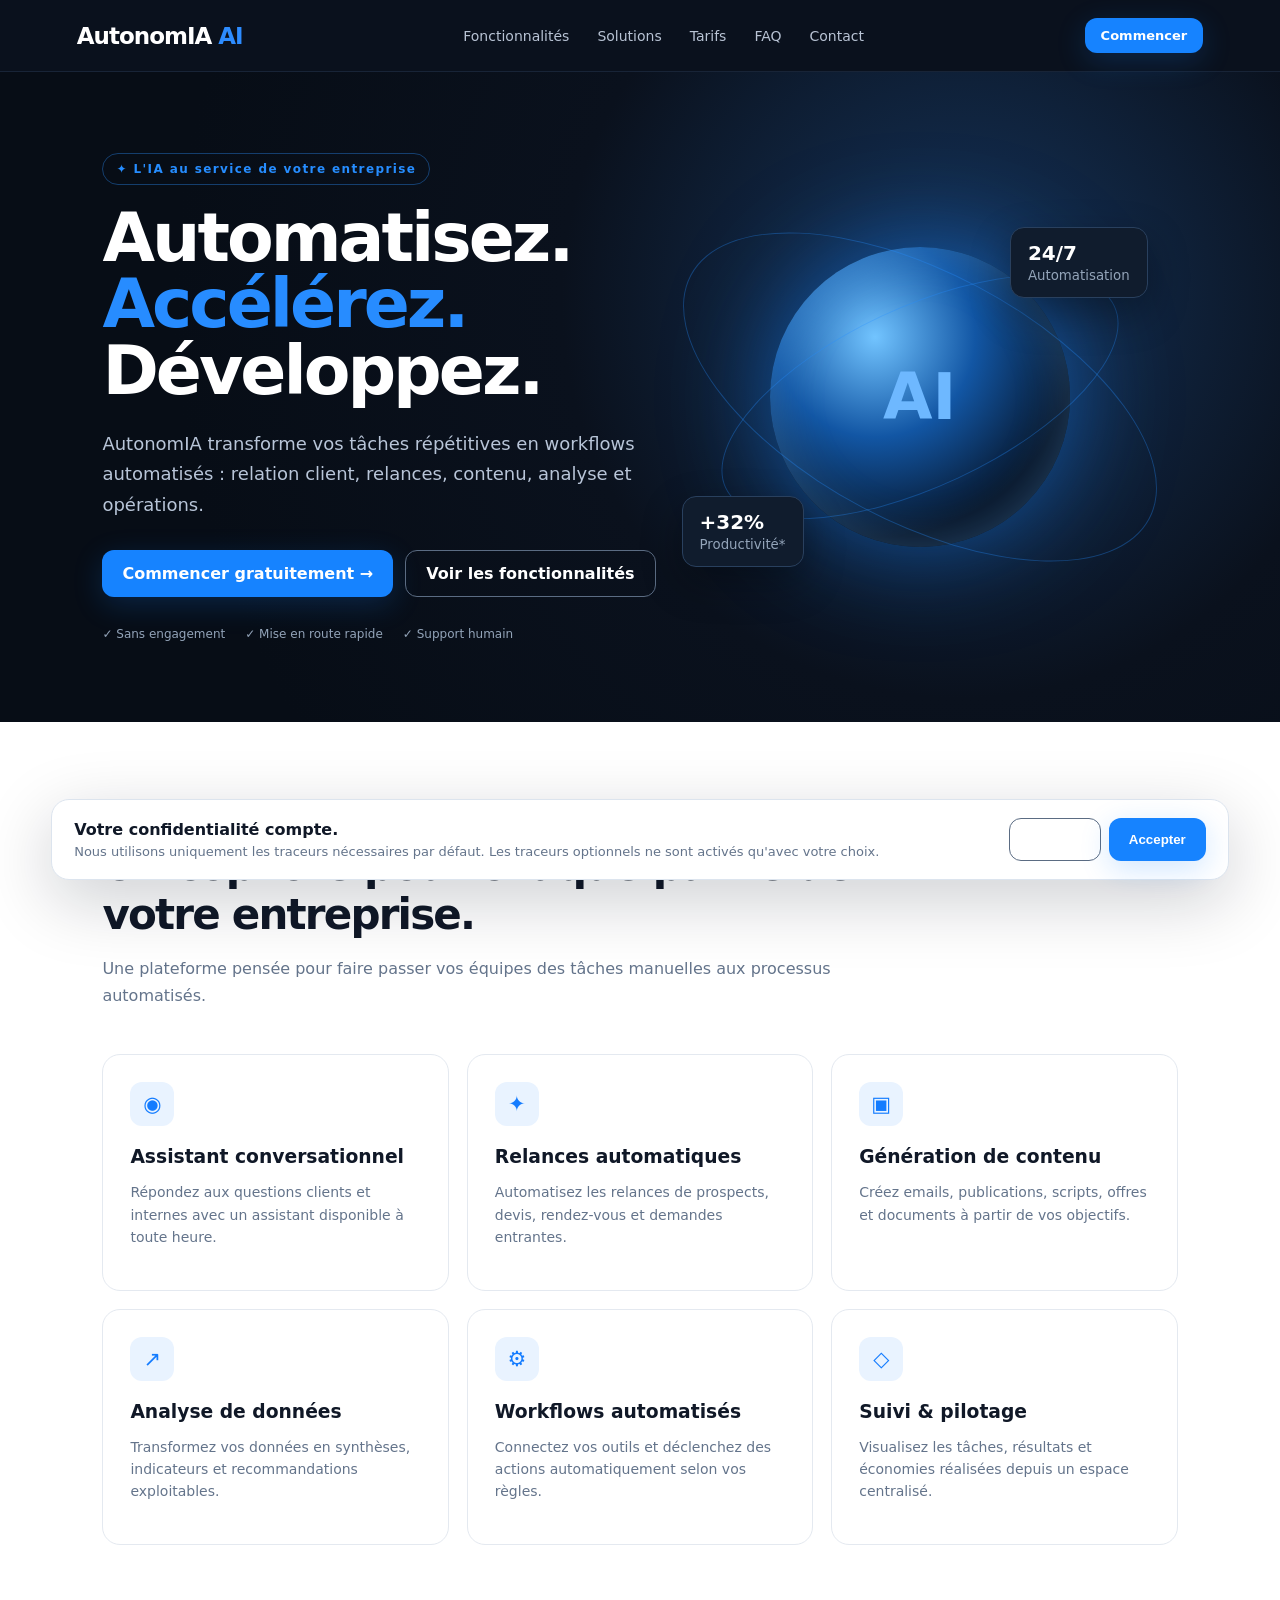
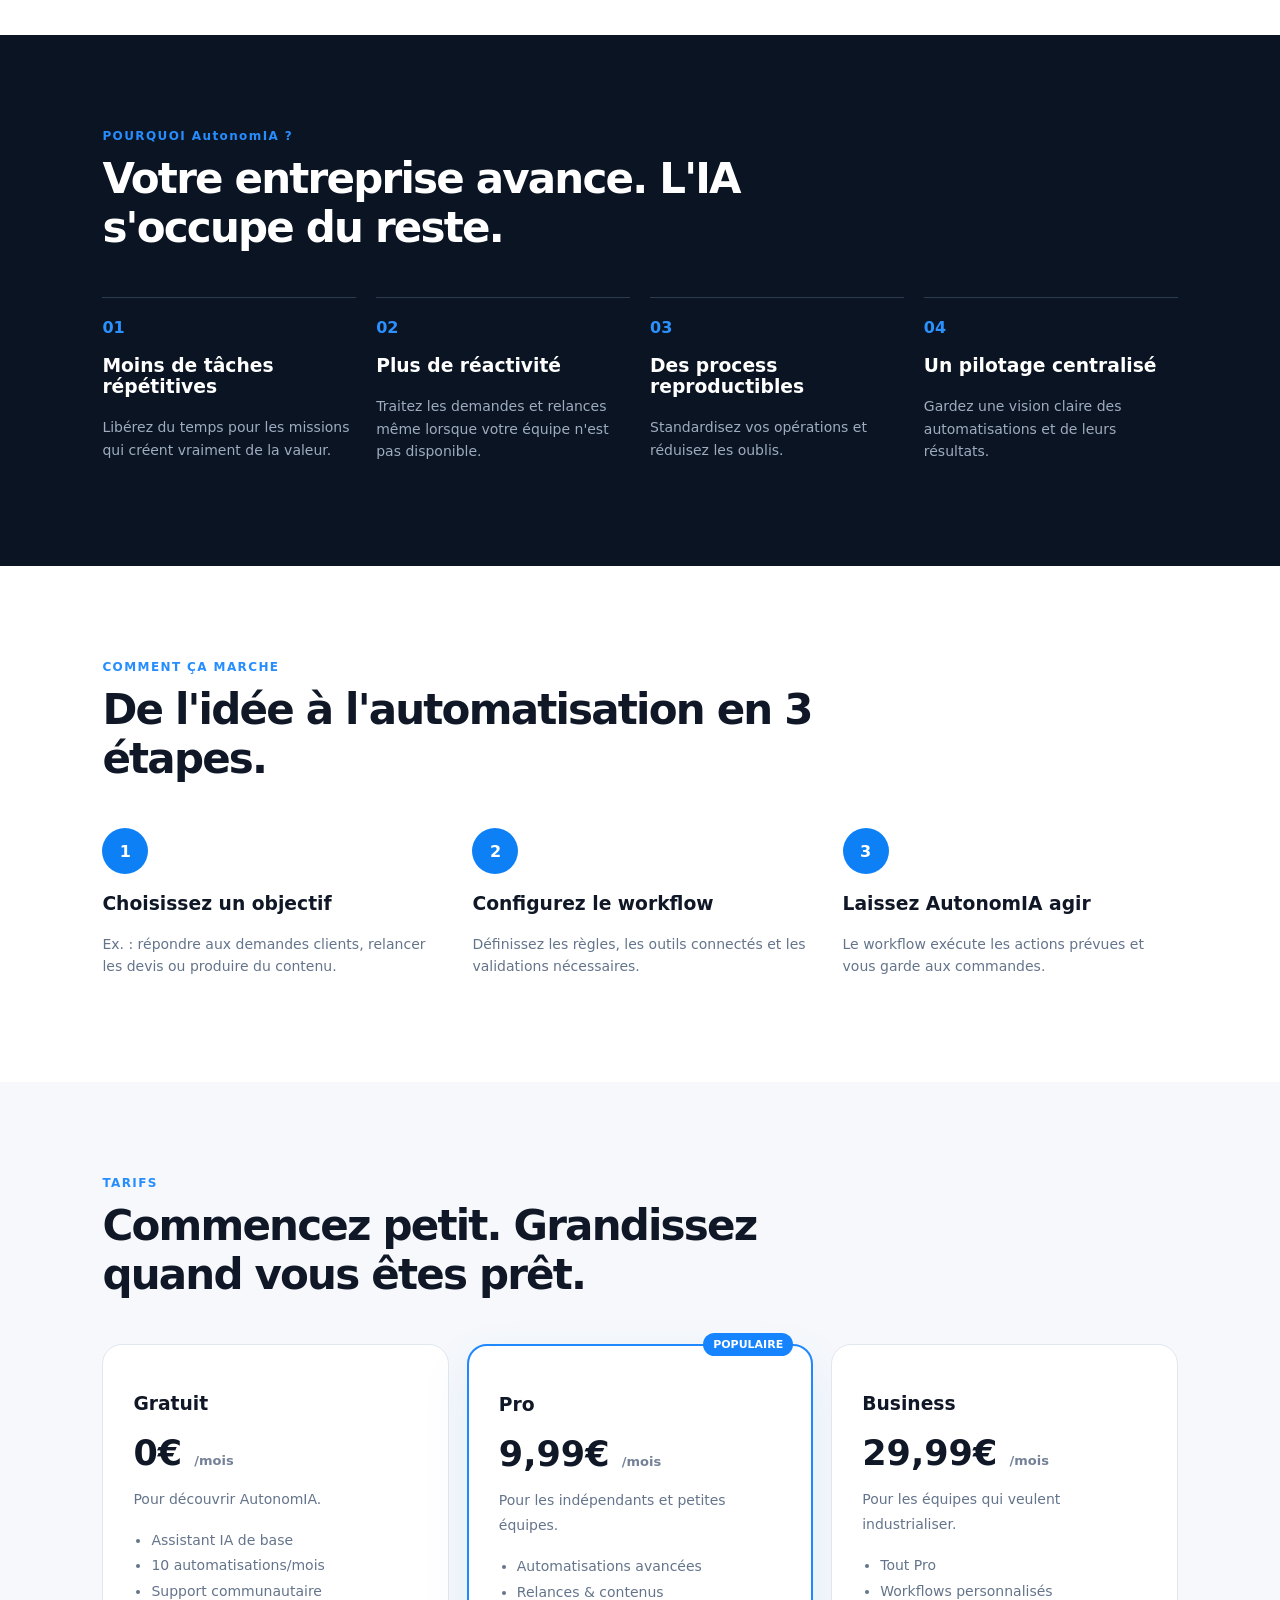
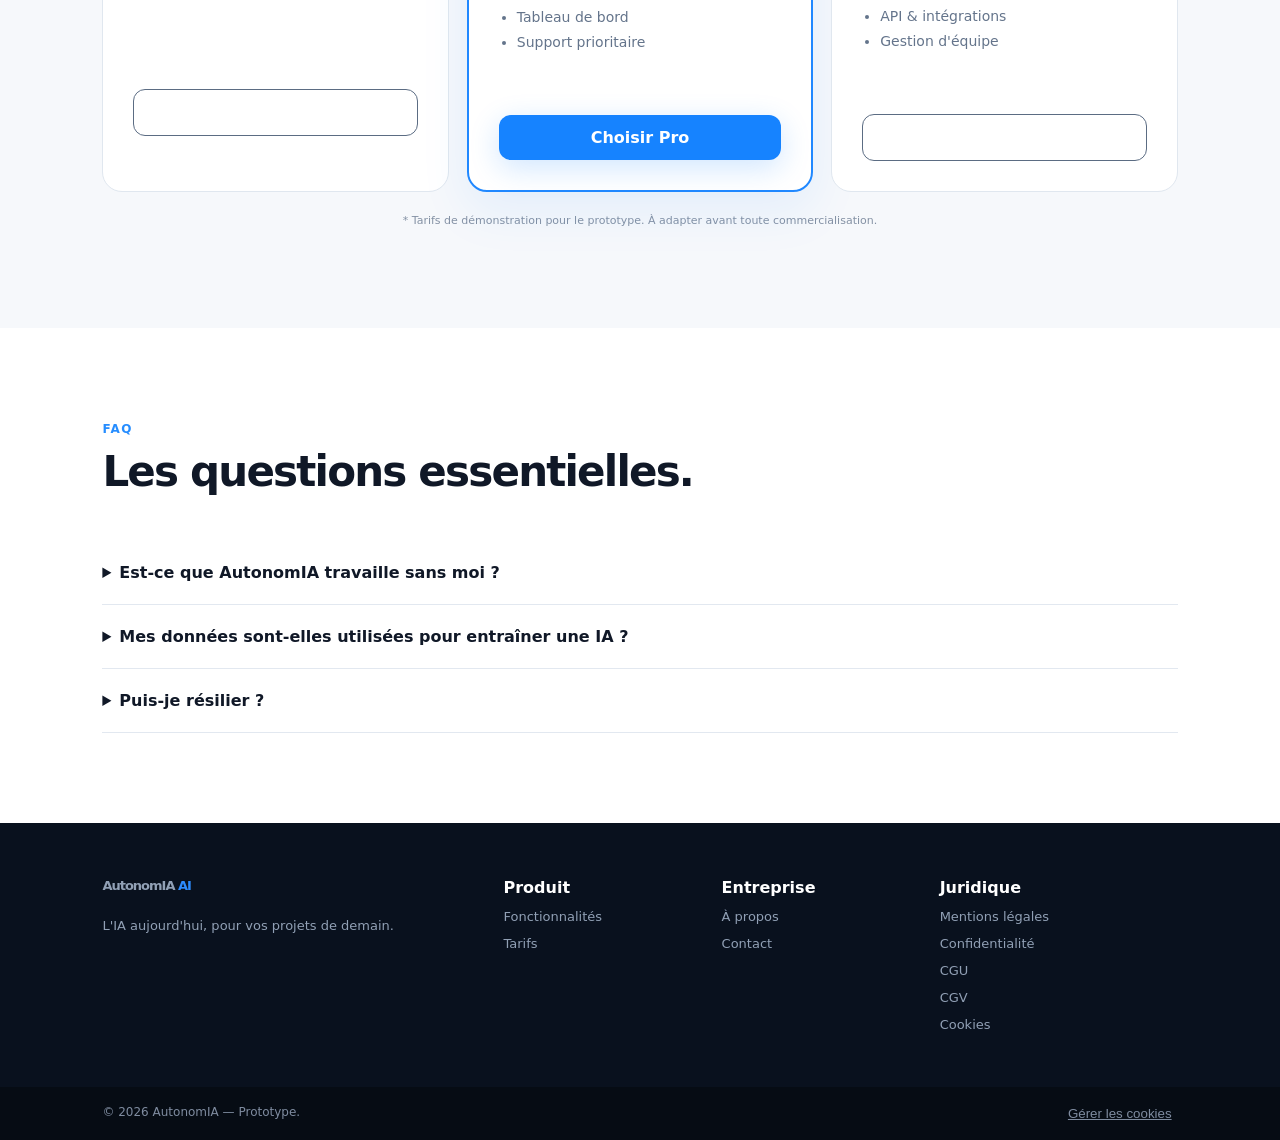
<file: index.html>
<!doctype html>
<html lang="fr">
<head>
<meta charset="utf-8"><meta name="viewport" content="width=device-width,initial-scale=1">
<title>AutonomIA — L'IA au service de votre business</title>
<meta name="description" content="AutnomIA automatise les tâches, la relation client et les opérations répétitives des entreprises.">
<link rel="stylesheet" href="assets/style.css">
</head>
<body>
<header class="nav">
  <a class="logo" href="index.html">AutonomIA <span>AI</span></a>
  <nav><a href="#fonctionnalites">Fonctionnalités</a><a href="#solutions">Solutions</a><a href="#tarifs">Tarifs</a><a href="#faq">FAQ</a><a href="contact.html">Contact</a></nav>
  <a class="btn small" href="#tarifs">Commencer</a>
</header>

<main>
<section class="hero">
  <div class="hero-copy">
    <div class="eyebrow">✦ L'IA au service de votre entreprise</div>
    <h1>Automatisez.<br><span>Accélérez.</span><br>Développez.</h1>
    <p>AutonomIA transforme vos tâches répétitives en workflows automatisés : relation client, relances, contenu, analyse et opérations.</p>
    <div class="actions"><a class="btn" href="#tarifs">Commencer gratuitement →</a><a class="btn ghost" href="#fonctionnalites">Voir les fonctionnalités</a></div>
    <div class="trust"><span>✓ Sans engagement</span><span>✓ Mise en route rapide</span><span>✓ Support humain</span></div>
  </div>
  <div class="hero-visual"><div class="orb">AI</div><div class="orbit o1"></div><div class="orbit o2"></div><div class="stat s1"><b>24/7</b><small>Automatisation</small></div><div class="stat s2"><b>+32%</b><small>Productivité*</small></div></div>
</section>

<section id="fonctionnalites" class="section">
  <div class="section-head"><span>FONCTIONNALITÉS</span><h2>Un copilote pour chaque partie de votre entreprise.</h2><p>Une plateforme pensée pour faire passer vos équipes des tâches manuelles aux processus automatisés.</p></div>
  <div class="grid features">
    <article><i>◉</i><h3>Assistant conversationnel</h3><p>Répondez aux questions clients et internes avec un assistant disponible à toute heure.</p></article>
    <article><i>✦</i><h3>Relances automatiques</h3><p>Automatisez les relances de prospects, devis, rendez-vous et demandes entrantes.</p></article>
    <article><i>▣</i><h3>Génération de contenu</h3><p>Créez emails, publications, scripts, offres et documents à partir de vos objectifs.</p></article>
    <article><i>↗</i><h3>Analyse de données</h3><p>Transformez vos données en synthèses, indicateurs et recommandations exploitables.</p></article>
    <article><i>⚙</i><h3>Workflows automatisés</h3><p>Connectez vos outils et déclenchez des actions automatiquement selon vos règles.</p></article>
    <article><i>◇</i><h3>Suivi & pilotage</h3><p>Visualisez les tâches, résultats et économies réalisées depuis un espace centralisé.</p></article>
  </div>
</section>

<section id="solutions" class="dark-section">
  <div class="section-head"><span>POURQUOI AutonomIA ?</span><h2>Votre entreprise avance. L'IA s'occupe du reste.</h2></div>
  <div class="benefits"><div><b>01</b><h3>Moins de tâches répétitives</h3><p>Libérez du temps pour les missions qui créent vraiment de la valeur.</p></div><div><b>02</b><h3>Plus de réactivité</h3><p>Traitez les demandes et relances même lorsque votre équipe n'est pas disponible.</p></div><div><b>03</b><h3>Des process reproductibles</h3><p>Standardisez vos opérations et réduisez les oublis.</p></div><div><b>04</b><h3>Un pilotage centralisé</h3><p>Gardez une vision claire des automatisations et de leurs résultats.</p></div></div>
</section>

<section class="section">
  <div class="section-head"><span>COMMENT ÇA MARCHE</span><h2>De l'idée à l'automatisation en 3 étapes.</h2></div>
  <div class="steps"><div><em>1</em><h3>Choisissez un objectif</h3><p>Ex. : répondre aux demandes clients, relancer les devis ou produire du contenu.</p></div><div><em>2</em><h3>Configurez le workflow</h3><p>Définissez les règles, les outils connectés et les validations nécessaires.</p></div><div><em>3</em><h3>Laissez AutonomIA agir</h3><p>Le workflow exécute les actions prévues et vous garde aux commandes.</p></div></div>
</section>

<section id="tarifs" class="pricing">
  <div class="section-head"><span>TARIFS</span><h2>Commencez petit. Grandissez quand vous êtes prêt.</h2></div>
  <div class="price-grid">
    <article><h3>Gratuit</h3><div class="price">0€ <small>/mois</small></div><p>Pour découvrir AutonomIA.</p><ul><li>Assistant IA de base</li><li>10 automatisations/mois</li><li>Support communautaire</li></ul><a class="btn ghost full" href="contact.html">Commencer</a></article>
    <article class="popular"><label>POPULAIRE</label><h3>Pro</h3><div class="price">9,99€ <small>/mois</small></div><p>Pour les indépendants et petites équipes.</p><ul><li>Automatisations avancées</li><li>Relances & contenus</li><li>Tableau de bord</li><li>Support prioritaire</li></ul><a class="btn full" href="contact.html">Choisir Pro</a></article>
    <article><h3>Business</h3><div class="price">29,99€ <small>/mois</small></div><p>Pour les équipes qui veulent industrialiser.</p><ul><li>Tout Pro</li><li>Workflows personnalisés</li><li>API & intégrations</li><li>Gestion d'équipe</li></ul><a class="btn ghost full" href="contact.html">Parler à l'équipe</a></article>
  </div>
  <p class="micro">* Tarifs de démonstration pour le prototype. À adapter avant toute commercialisation.</p>
</section>

<section id="faq" class="section faq"><div class="section-head"><span>FAQ</span><h2>Les questions essentielles.</h2></div>
<details><summary>Est-ce que AutonomIA travaille sans moi ?</summary><p>Oui, pour les workflows que vous avez configurés. Les actions sensibles peuvent demander une validation humaine.</p></details>
<details><summary>Mes données sont-elles utilisées pour entraîner une IA ?</summary><p>Le traitement réel dépendra des fournisseurs techniques retenus. La version commerciale devra préciser les sous-traitants, finalités, durées et transferts dans sa documentation RGPD.</p></details>
<details><summary>Puis-je résilier ?</summary><p>Oui selon les conditions contractuelles applicables à l'offre choisie. Les modalités exactes doivent figurer dans les CGV.</p></details>
</section>
</main>

<footer><div class="footer-top"><div><a class="logo" href="index.html">AutonomIA <span>AI</span></a><p>L'IA aujourd'hui, pour vos projets de demain.</p></div><div><b>Produit</b><a href="#fonctionnalites">Fonctionnalités</a><a href="#tarifs">Tarifs</a></div><div><b>Entreprise</b><a href="a-propos.html">À propos</a><a href="contact.html">Contact</a></div><div><b>Juridique</b><a href="mentions-legales.html">Mentions légales</a><a href="confidentialite.html">Confidentialité</a><a href="cgu.html">CGU</a><a href="cgv.html">CGV</a><a href="cookies.html">Cookies</a></div></div><div class="footer-bottom">© 2026 AutonomIA — Prototype. <button id="cookieSettings">Gérer les cookies</button></div></footer>
<div id="cookieBanner" class="cookie"><div><b>Votre confidentialité compte.</b><p>Nous utilisons uniquement les traceurs nécessaires par défaut. Les traceurs optionnels ne sont activés qu'avec votre choix.</p></div><div><button class="btn ghost" id="reject">Refuser</button><button class="btn" id="accept">Accepter</button></div></div>
<script src="assets/app.js"></script>
</body></html>
</file>
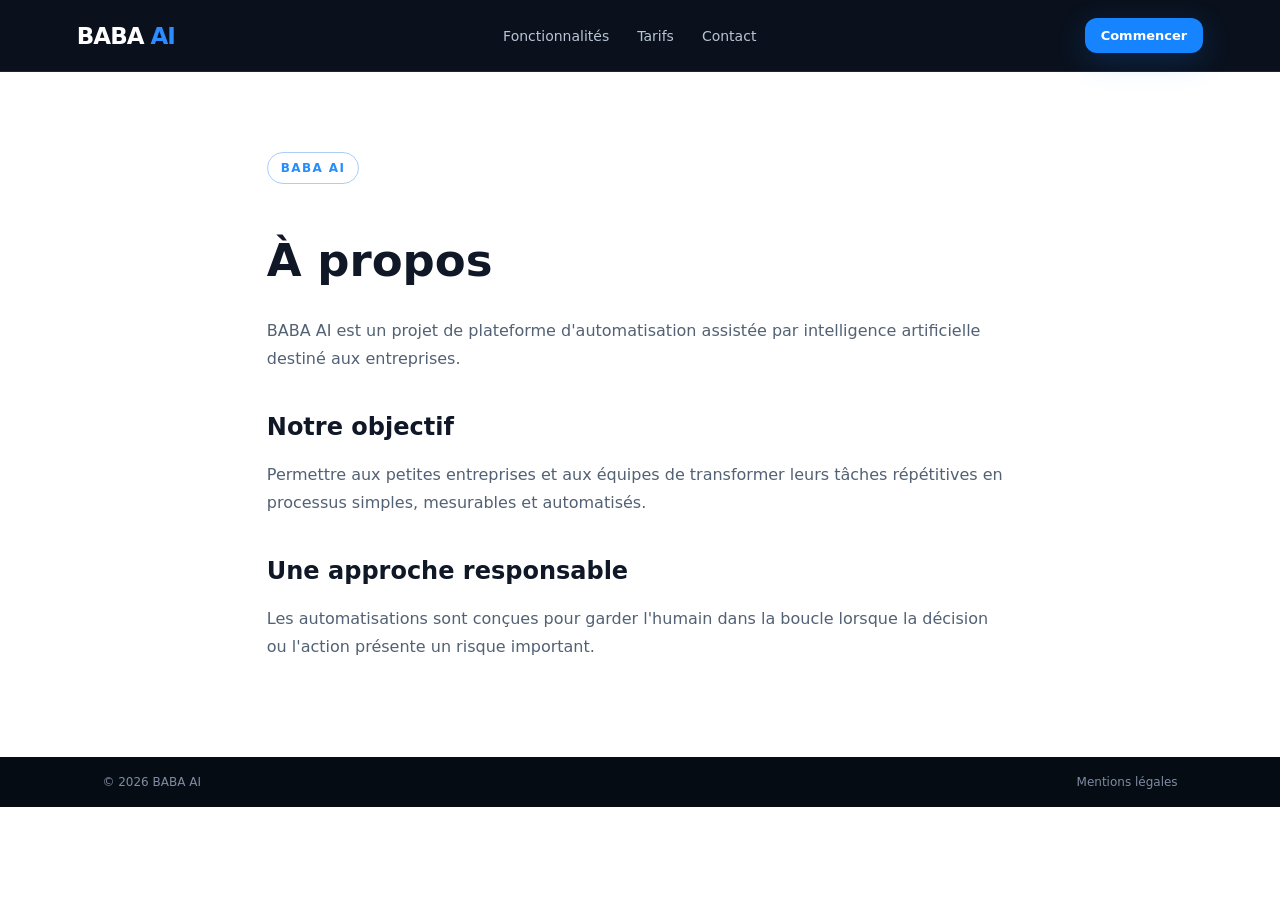
<file: a-propos.html>
<!doctype html><html lang="fr"><head><meta charset="utf-8"><meta name="viewport" content="width=device-width,initial-scale=1"><title>À propos — BABA AI</title><link rel="stylesheet" href="assets/style.css"></head><body><header class="nav"><a class="logo" href="index.html">BABA <span>AI</span></a><nav><a href="index.html#fonctionnalites">Fonctionnalités</a><a href="index.html#tarifs">Tarifs</a><a href="contact.html">Contact</a></nav><a class="btn small" href="index.html#tarifs">Commencer</a></header><main class="legal"><div class="eyebrow">BABA AI</div><h1>À propos</h1><p>BABA AI est un projet de plateforme d'automatisation assistée par intelligence artificielle destiné aux entreprises.</p><h2>Notre objectif</h2><p>Permettre aux petites entreprises et aux équipes de transformer leurs tâches répétitives en processus simples, mesurables et automatisés.</p><h2>Une approche responsable</h2><p>Les automatisations sont conçues pour garder l'humain dans la boucle lorsque la décision ou l'action présente un risque important.</p></main><footer><div class="footer-bottom">© 2026 BABA AI <a href="mentions-legales.html">Mentions légales</a></div></footer></body></html>
</file>
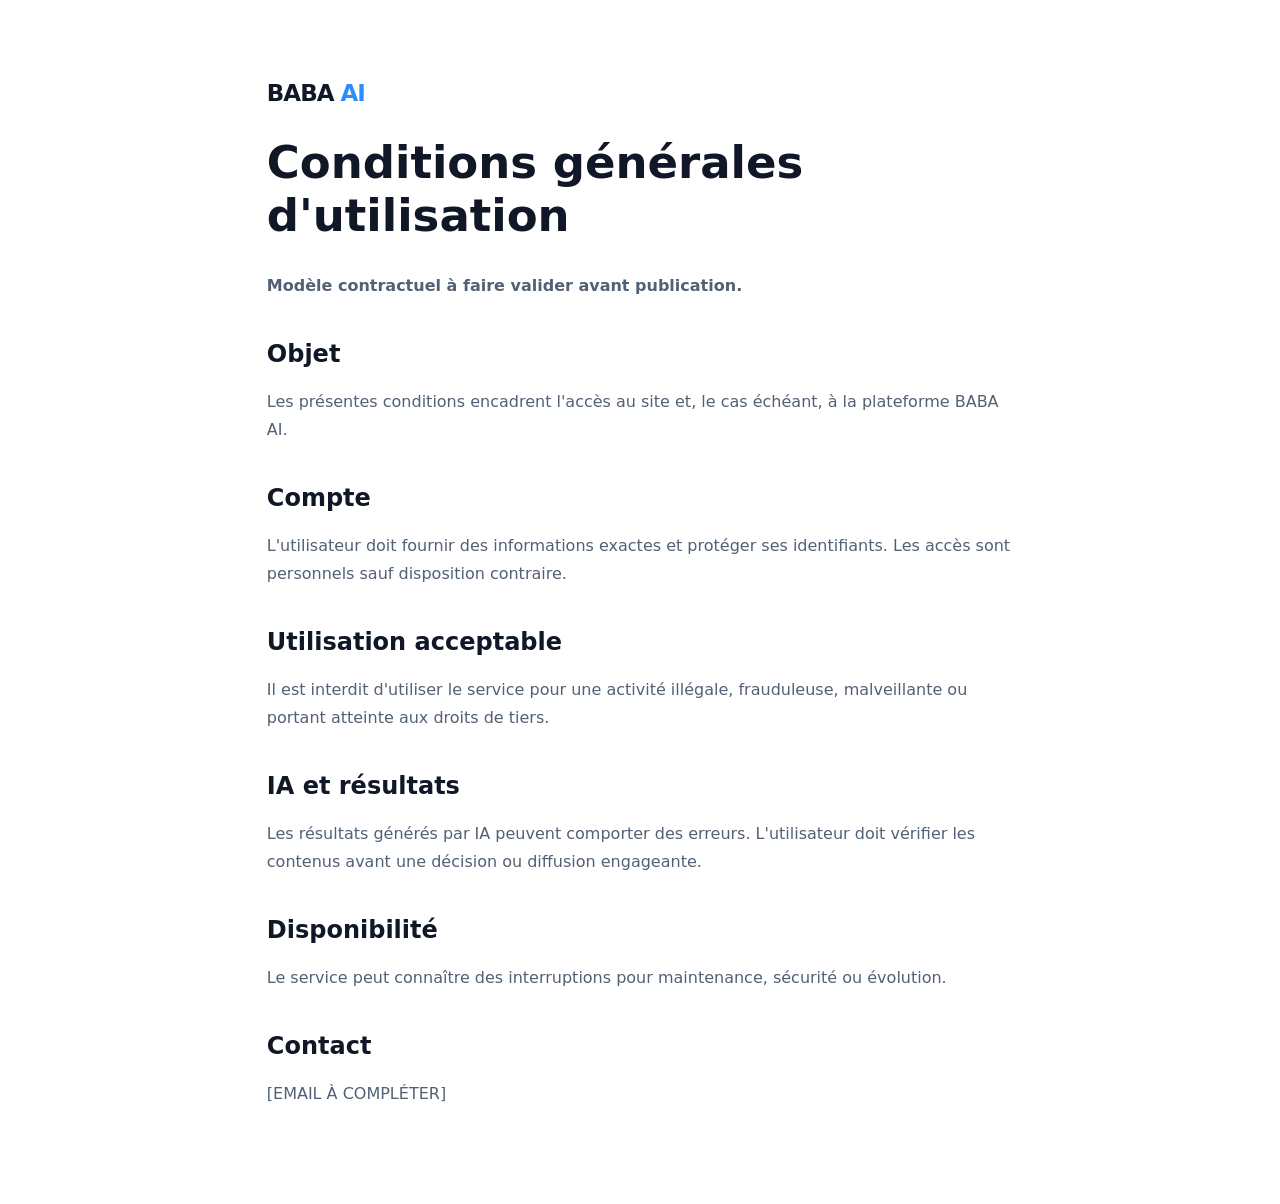
<file: cgu.html>
<!doctype html><html lang="fr"><head><meta charset="utf-8"><meta name="viewport" content="width=device-width,initial-scale=1"><title>CGU — BABA AI</title><link rel="stylesheet" href="assets/style.css"></head><body><main class="legal"><a class="logo" href="index.html">BABA <span>AI</span></a><h1>Conditions générales d'utilisation</h1><p><b>Modèle contractuel à faire valider avant publication.</b></p><h2>Objet</h2><p>Les présentes conditions encadrent l'accès au site et, le cas échéant, à la plateforme BABA AI.</p><h2>Compte</h2><p>L'utilisateur doit fournir des informations exactes et protéger ses identifiants. Les accès sont personnels sauf disposition contraire.</p><h2>Utilisation acceptable</h2><p>Il est interdit d'utiliser le service pour une activité illégale, frauduleuse, malveillante ou portant atteinte aux droits de tiers.</p><h2>IA et résultats</h2><p>Les résultats générés par IA peuvent comporter des erreurs. L'utilisateur doit vérifier les contenus avant une décision ou diffusion engageante.</p><h2>Disponibilité</h2><p>Le service peut connaître des interruptions pour maintenance, sécurité ou évolution.</p><h2>Contact</h2><p>[EMAIL À COMPLÉTER]</p></main></body></html>
</file>
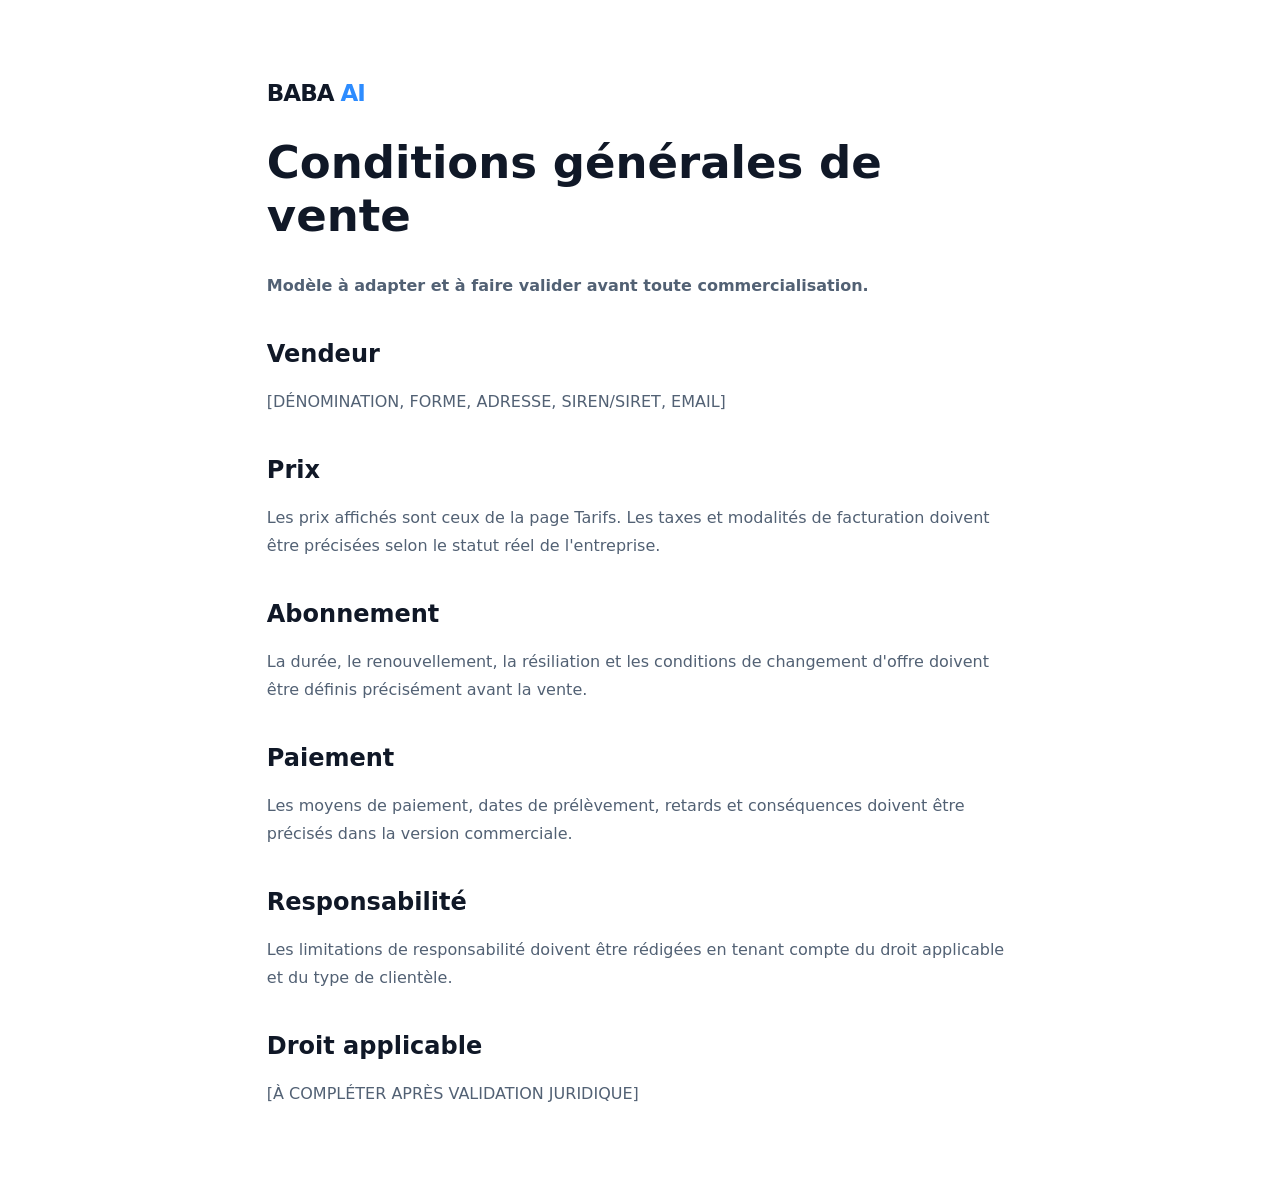
<file: cgv.html>
<!doctype html><html lang="fr"><head><meta charset="utf-8"><meta name="viewport" content="width=device-width,initial-scale=1"><title>CGV — BABA AI</title><link rel="stylesheet" href="assets/style.css"></head><body><main class="legal"><a class="logo" href="index.html">BABA <span>AI</span></a><h1>Conditions générales de vente</h1><p><b>Modèle à adapter et à faire valider avant toute commercialisation.</b></p><h2>Vendeur</h2><p>[DÉNOMINATION, FORME, ADRESSE, SIREN/SIRET, EMAIL]</p><h2>Prix</h2><p>Les prix affichés sont ceux de la page Tarifs. Les taxes et modalités de facturation doivent être précisées selon le statut réel de l'entreprise.</p><h2>Abonnement</h2><p>La durée, le renouvellement, la résiliation et les conditions de changement d'offre doivent être définis précisément avant la vente.</p><h2>Paiement</h2><p>Les moyens de paiement, dates de prélèvement, retards et conséquences doivent être précisés dans la version commerciale.</p><h2>Responsabilité</h2><p>Les limitations de responsabilité doivent être rédigées en tenant compte du droit applicable et du type de clientèle.</p><h2>Droit applicable</h2><p>[À COMPLÉTER APRÈS VALIDATION JURIDIQUE]</p></main></body></html>
</file>
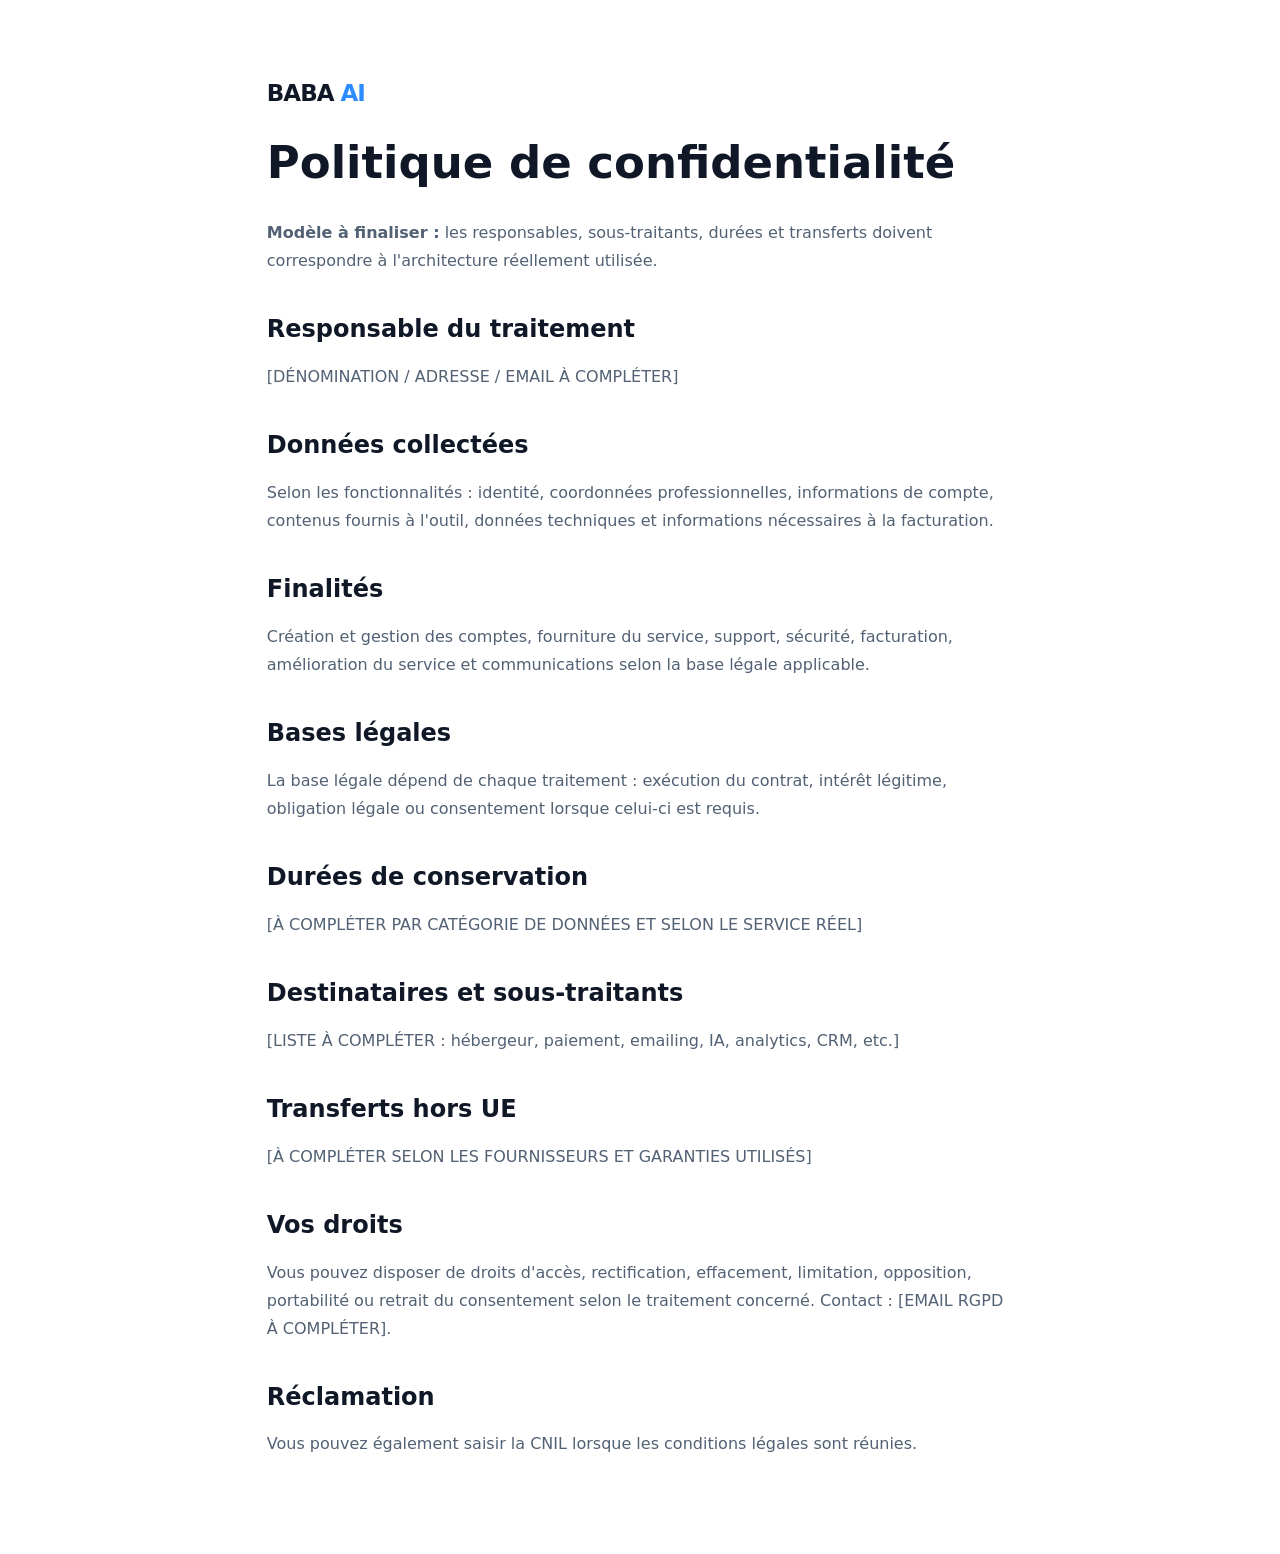
<file: confidentialite.html>
<!doctype html><html lang="fr"><head><meta charset="utf-8"><meta name="viewport" content="width=device-width,initial-scale=1"><title>Politique de confidentialité — BABA AI</title><link rel="stylesheet" href="assets/style.css"></head><body><main class="legal"><a class="logo" href="index.html">BABA <span>AI</span></a><h1>Politique de confidentialité</h1><p><b>Modèle à finaliser :</b> les responsables, sous-traitants, durées et transferts doivent correspondre à l'architecture réellement utilisée.</p><h2>Responsable du traitement</h2><p>[DÉNOMINATION / ADRESSE / EMAIL À COMPLÉTER]</p><h2>Données collectées</h2><p>Selon les fonctionnalités : identité, coordonnées professionnelles, informations de compte, contenus fournis à l'outil, données techniques et informations nécessaires à la facturation.</p><h2>Finalités</h2><p>Création et gestion des comptes, fourniture du service, support, sécurité, facturation, amélioration du service et communications selon la base légale applicable.</p><h2>Bases légales</h2><p>La base légale dépend de chaque traitement : exécution du contrat, intérêt légitime, obligation légale ou consentement lorsque celui-ci est requis.</p><h2>Durées de conservation</h2><p>[À COMPLÉTER PAR CATÉGORIE DE DONNÉES ET SELON LE SERVICE RÉEL]</p><h2>Destinataires et sous-traitants</h2><p>[LISTE À COMPLÉTER : hébergeur, paiement, emailing, IA, analytics, CRM, etc.]</p><h2>Transferts hors UE</h2><p>[À COMPLÉTER SELON LES FOURNISSEURS ET GARANTIES UTILISÉS]</p><h2>Vos droits</h2><p>Vous pouvez disposer de droits d'accès, rectification, effacement, limitation, opposition, portabilité ou retrait du consentement selon le traitement concerné. Contact : [EMAIL RGPD À COMPLÉTER].</p><h2>Réclamation</h2><p>Vous pouvez également saisir la CNIL lorsque les conditions légales sont réunies.</p></main></body></html>
</file>
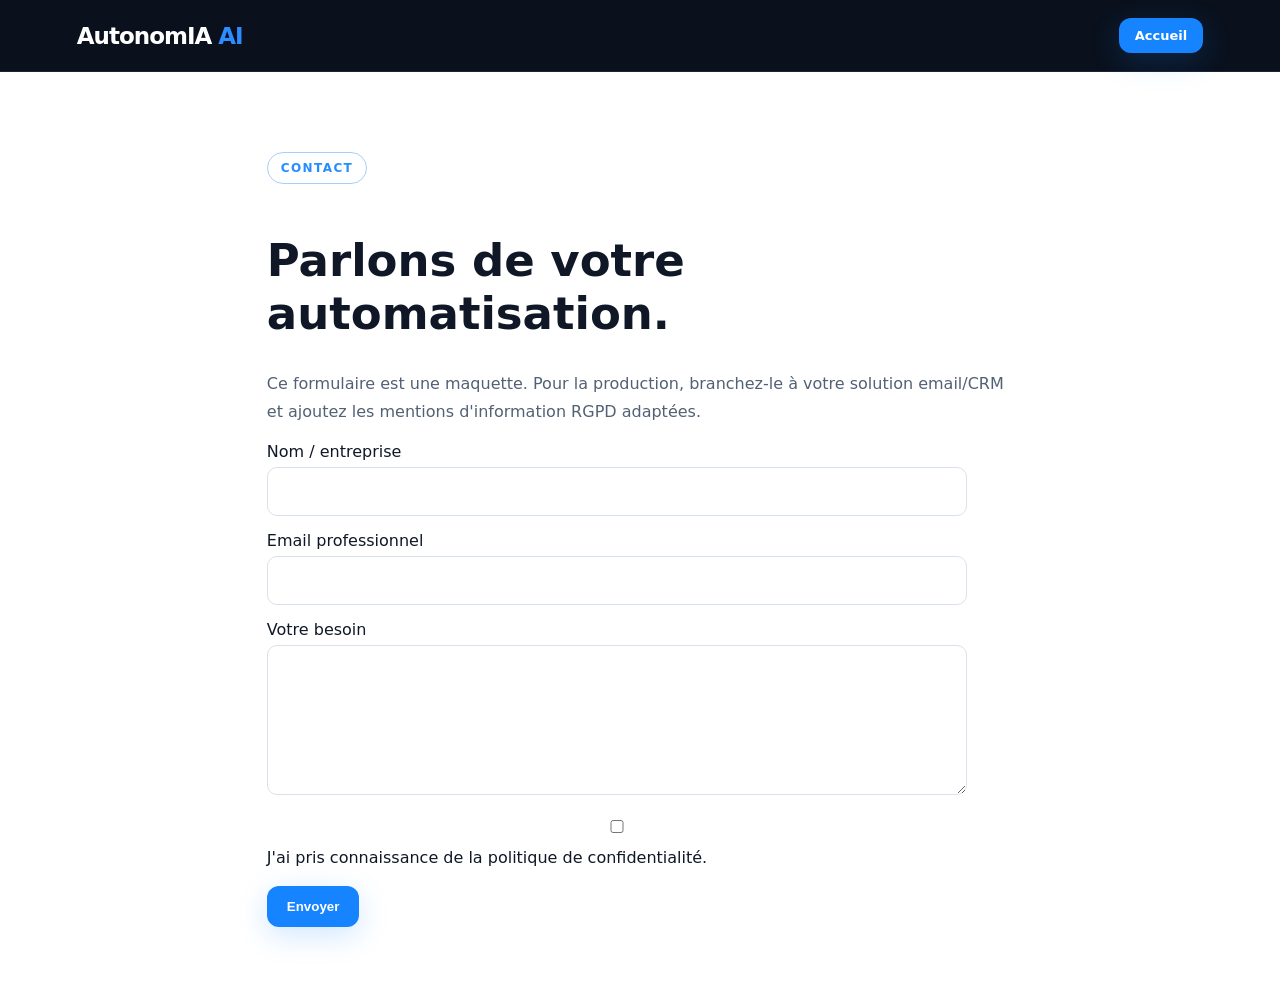
<file: contact.html>
<!doctype html><html lang="fr"><head><meta charset="utf-8"><meta name="viewport" content="width=device-width,initial-scale=1"><title>Contact — AutonomIA</title><link rel="stylesheet" href="assets/style.css"></head><body><header class="nav"><a class="logo" href="index.html">AutonomIA <span>AI</span></a><a class="btn small" href="index.html">Accueil</a></header><main class="legal"><div class="eyebrow">CONTACT</div><h1>Parlons de votre automatisation.</h1><p>Ce formulaire est une maquette. Pour la production, branchez-le à votre solution email/CRM et ajoutez les mentions d'information RGPD adaptées.</p><form class="contact-form" action="#" method="post"><label>Nom / entreprise</label><input required name="name"><label>Email professionnel</label><input required type="email" name="email"><label>Votre besoin</label><textarea required name="message"></textarea><label><input type="checkbox" required> J'ai pris connaissance de la politique de confidentialité.</label><br><br><button class="btn" type="submit">Envoyer</button></form></main></body></html>
</file>
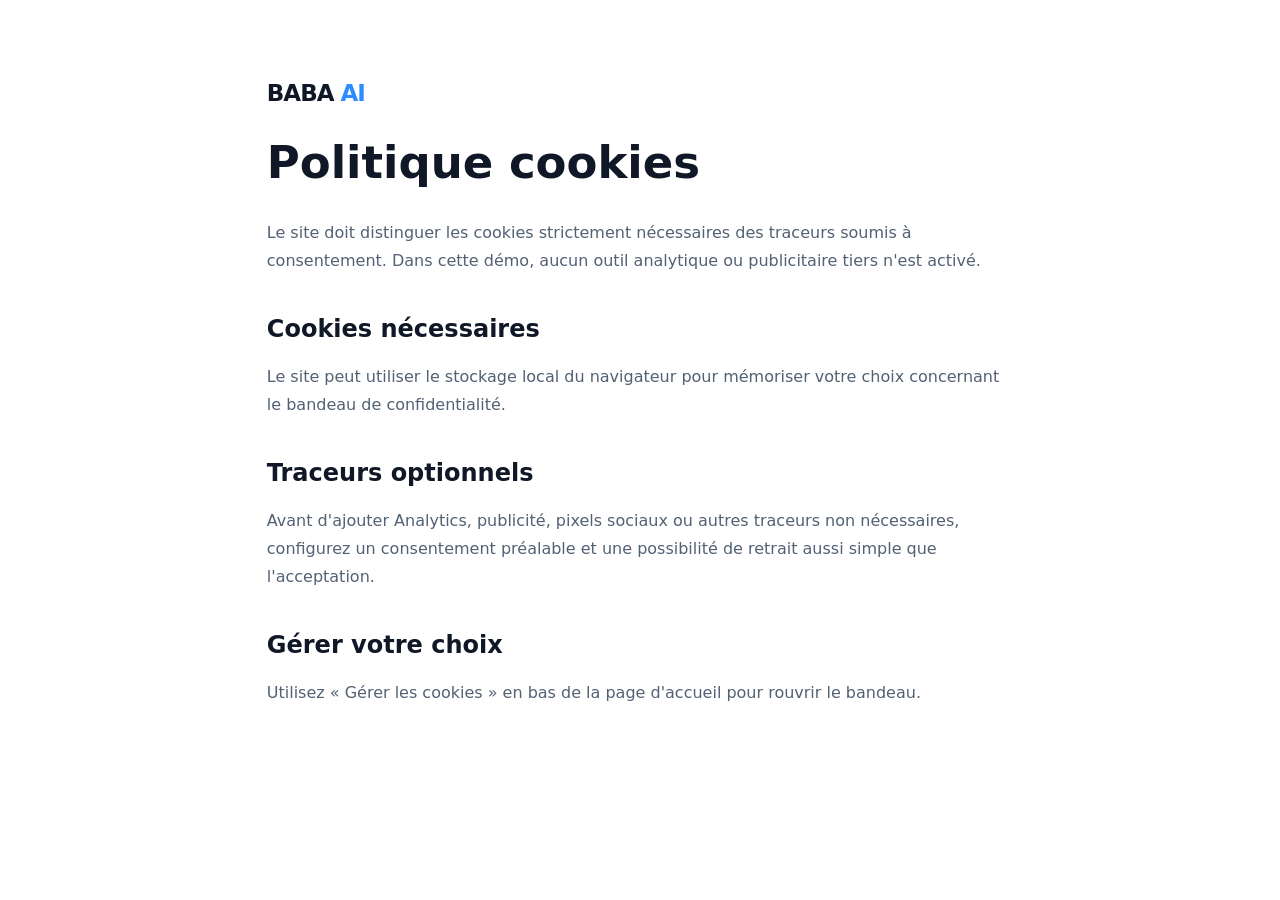
<file: cookies.html>
<!doctype html><html lang="fr"><head><meta charset="utf-8"><meta name="viewport" content="width=device-width,initial-scale=1"><title>Cookies — BABA AI</title><link rel="stylesheet" href="assets/style.css"></head><body><main class="legal"><a class="logo" href="index.html">BABA <span>AI</span></a><h1>Politique cookies</h1><p>Le site doit distinguer les cookies strictement nécessaires des traceurs soumis à consentement. Dans cette démo, aucun outil analytique ou publicitaire tiers n'est activé.</p><h2>Cookies nécessaires</h2><p>Le site peut utiliser le stockage local du navigateur pour mémoriser votre choix concernant le bandeau de confidentialité.</p><h2>Traceurs optionnels</h2><p>Avant d'ajouter Analytics, publicité, pixels sociaux ou autres traceurs non nécessaires, configurez un consentement préalable et une possibilité de retrait aussi simple que l'acceptation.</p><h2>Gérer votre choix</h2><p>Utilisez « Gérer les cookies » en bas de la page d'accueil pour rouvrir le bandeau.</p></main></body></html>
</file>
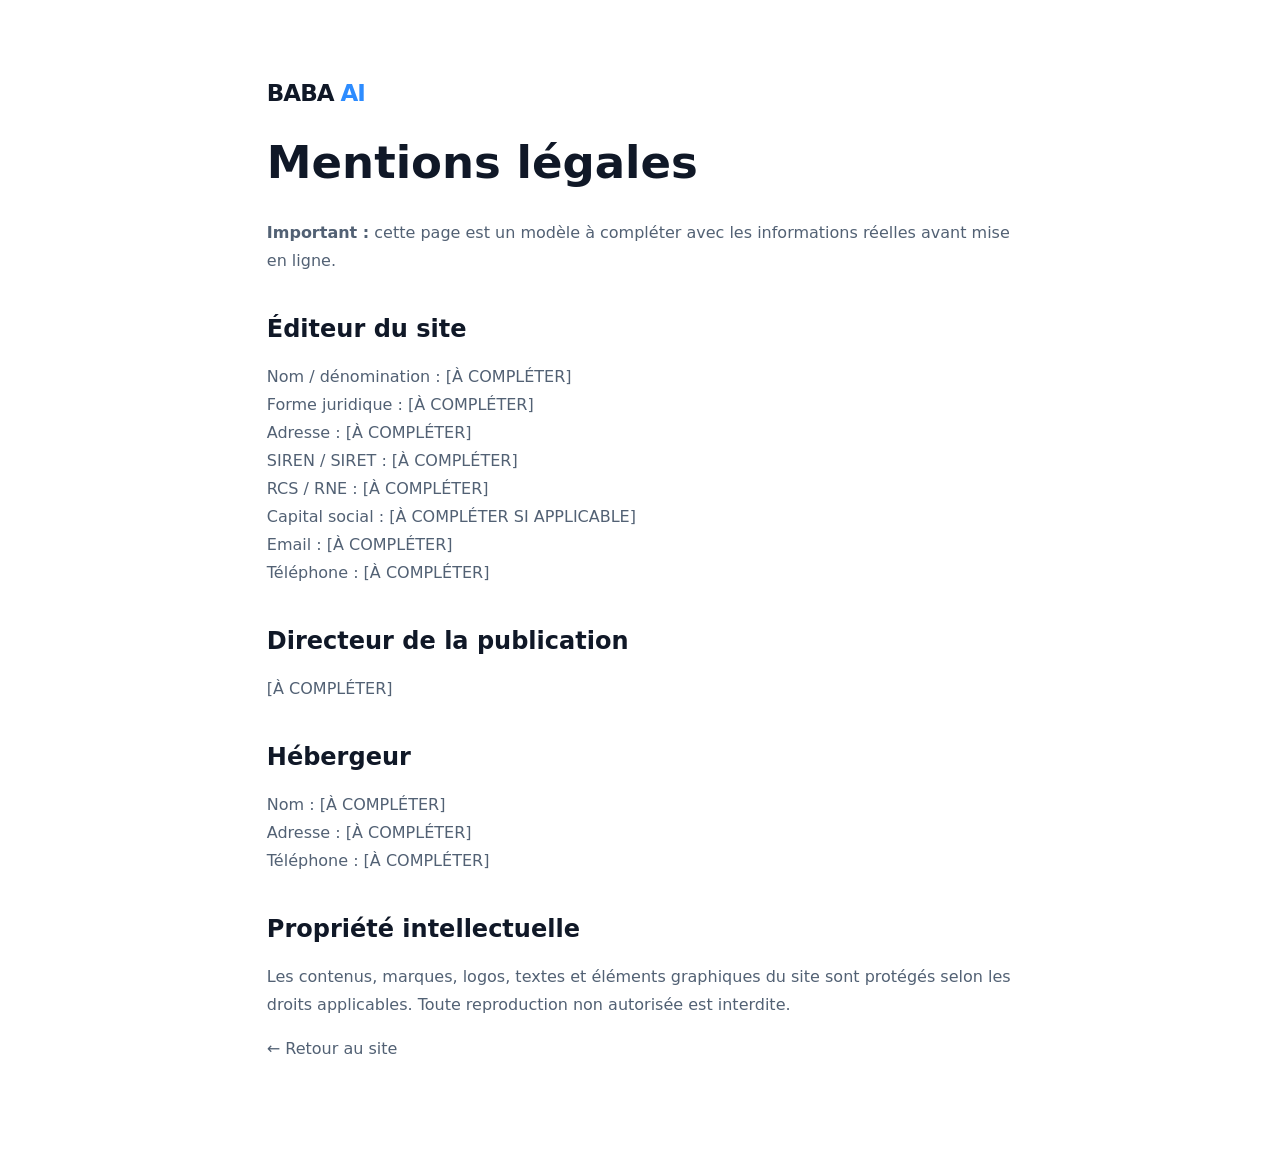
<file: mentions-legales.html>
<!doctype html><html lang="fr"><head><meta charset="utf-8"><meta name="viewport" content="width=device-width,initial-scale=1"><title>Mentions légales — BABA AI</title><link rel="stylesheet" href="assets/style.css"></head><body><main class="legal"><a class="logo" href="index.html">BABA <span>AI</span></a><h1>Mentions légales</h1><p><b>Important :</b> cette page est un modèle à compléter avec les informations réelles avant mise en ligne.</p><h2>Éditeur du site</h2><p>Nom / dénomination : [À COMPLÉTER]<br>Forme juridique : [À COMPLÉTER]<br>Adresse : [À COMPLÉTER]<br>SIREN / SIRET : [À COMPLÉTER]<br>RCS / RNE : [À COMPLÉTER]<br>Capital social : [À COMPLÉTER SI APPLICABLE]<br>Email : [À COMPLÉTER]<br>Téléphone : [À COMPLÉTER]</p><h2>Directeur de la publication</h2><p>[À COMPLÉTER]</p><h2>Hébergeur</h2><p>Nom : [À COMPLÉTER]<br>Adresse : [À COMPLÉTER]<br>Téléphone : [À COMPLÉTER]</p><h2>Propriété intellectuelle</h2><p>Les contenus, marques, logos, textes et éléments graphiques du site sont protégés selon les droits applicables. Toute reproduction non autorisée est interdite.</p><p><a href="index.html">← Retour au site</a></p></main></body></html>
</file>
<file: assets/style.css>
*{box-sizing:border-box}html{scroll-behavior:smooth}body{margin:0;font-family:Inter,ui-sans-serif,system-ui,-apple-system,Segoe UI,sans-serif;color:#101827;background:#fff}a{text-decoration:none;color:inherit}.nav{height:72px;display:flex;align-items:center;justify-content:space-between;padding:0 6%;background:#0a111d;color:#fff;position:sticky;top:0;z-index:20;border-bottom:1px solid #182437}.logo{font-size:23px;font-weight:900;letter-spacing:-1px}.logo span{color:#2d8cff}.nav nav{display:flex;gap:28px;font-size:14px;color:#b8c3d4}.nav nav a:hover{color:#fff}.btn{display:inline-flex;align-items:center;justify-content:center;border:0;border-radius:12px;padding:13px 20px;background:#1683ff;color:#fff;font-weight:750;cursor:pointer;box-shadow:0 8px 30px #1683ff33}.btn.small{padding:10px 16px;font-size:13px}.btn.ghost{background:transparent;border:1px solid #5b6c83;box-shadow:none}.btn.full{width:100%}.hero{min-height:650px;padding:75px 8%;display:flex;align-items:center;overflow:hidden;background:radial-gradient(circle at 75% 35%,#15345b 0,#0a111d 38%,#070d16 75%);color:#fff}.hero-copy{width:52%;max-width:700px}.eyebrow,.section-head>span{color:#268dff;font-size:12px;font-weight:850;letter-spacing:1.4px}.eyebrow{display:inline-block;border:1px solid #2a88ef66;border-radius:30px;padding:8px 13px;margin-bottom:20px}.hero h1{font-size:68px;line-height:.98;letter-spacing:-3px;margin:0 0 24px}.hero h1 span{color:#278cff}.hero p{font-size:18px;line-height:1.7;color:#b8c5d8;max-width:650px}.actions{display:flex;gap:12px;margin:30px 0}.trust{display:flex;gap:20px;color:#93a4b9;font-size:12px}.hero-visual{width:48%;height:500px;position:relative;display:grid;place-items:center}.orb{width:300px;height:300px;border-radius:50%;display:grid;place-items:center;color:#6eb8ff;font-size:64px;font-weight:900;background:radial-gradient(circle at 35% 30%,#72c4ff,#1256a4 35%,#071529 70%);box-shadow:0 0 100px #1483ff88, inset 0 0 50px #7cc8ff44}.orbit{position:absolute;border:1px solid #268dff55;border-radius:50%;width:430px;height:180px;transform:rotate(-25deg)}.o2{width:520px;height:250px;transform:rotate(28deg)}.stat{position:absolute;background:#101c2d;border:1px solid #29405e;padding:13px 17px;border-radius:14px;box-shadow:0 15px 40px #0005}.stat b{display:block;font-size:20px;color:#fff}.stat small{color:#93a4b9}.s1{top:80px;right:30px}.s2{bottom:80px;left:20px}.section{padding:90px 8%}.section-head{max-width:760px;margin-bottom:45px}.section-head h2{font-size:42px;letter-spacing:-1.8px;margin:10px 0}.section-head p{color:#64748b;line-height:1.7}.grid{display:grid;grid-template-columns:repeat(3,1fr);gap:18px}.features article{border:1px solid #e4e9f0;border-radius:18px;padding:27px;background:#fff;transition:.2s}.features article:hover{transform:translateY(-3px);box-shadow:0 15px 40px #10213b10}.features i{display:grid;place-items:center;width:44px;height:44px;border-radius:12px;background:#e9f3ff;color:#147cff;font-style:normal;font-size:21px}.features h3{margin:20px 0 8px}.features p,.benefits p,.steps p{color:#64748b;line-height:1.6;font-size:14px}.dark-section{padding:90px 8%;background:#0b1422;color:#fff}.dark-section .section-head p{color:#9eacc0}.benefits{display:grid;grid-template-columns:repeat(4,1fr);gap:20px}.benefits>div{border-top:1px solid #2a3a50;padding-top:20px}.benefits b{color:#2b91ff}.benefits p{color:#9eacc0}.steps{display:grid;grid-template-columns:repeat(3,1fr);gap:35px}.steps em{display:grid;place-items:center;width:46px;height:46px;border-radius:50%;background:#0d80f5;color:#fff;font-style:normal;font-weight:800}.pricing{padding:90px 8%;background:#f6f8fb}.price-grid{display:grid;grid-template-columns:repeat(3,1fr);gap:18px}.price-grid article{background:#fff;border:1px solid #e0e7ef;border-radius:20px;padding:30px;position:relative}.price-grid .popular{border:2px solid #2088ff;box-shadow:0 18px 50px #1683ff16}.popular label{position:absolute;right:18px;top:-13px;background:#1683ff;color:#fff;padding:5px 10px;border-radius:20px;font-size:11px;font-weight:800}.price{font-size:35px;font-weight:900;margin:12px 0}.price small{font-size:13px;color:#748196}.price-grid p,.price-grid li{color:#64748b;font-size:14px;line-height:1.8}.price-grid ul{padding-left:18px;min-height:145px}.micro{text-align:center;color:#8491a4;font-size:11px;margin-top:22px}.faq details{border-bottom:1px solid #e2e8f0;padding:22px 0}.faq summary{cursor:pointer;font-weight:750}.faq details p{color:#64748b;line-height:1.6}.footer-top{background:#09111e;color:#fff;padding:55px 8%;display:grid;grid-template-columns:2fr 1fr 1fr 1.3fr;gap:35px}.footer-top>div{display:flex;flex-direction:column;gap:12px}.footer-top p,.footer-top a{color:#91a0b5;font-size:13px}.footer-top b{color:#fff}.footer-bottom{background:#060c14;color:#7f8ca0;padding:18px 8%;font-size:12px;display:flex;justify-content:space-between}.footer-bottom button{border:0;background:none;color:#7f8ca0;text-decoration:underline;cursor:pointer}.cookie{position:fixed;left:4%;right:4%;bottom:20px;background:#fff;border:1px solid #dce4ee;box-shadow:0 20px 70px #07111d33;border-radius:18px;padding:18px 22px;display:flex;justify-content:space-between;align-items:center;gap:20px;z-index:100}.cookie p{margin:5px 0 0;color:#64748b;font-size:13px}.cookie>div:last-child{display:flex;gap:8px;white-space:nowrap}.legal{max-width:900px;margin:auto;padding:80px 6%}.legal h1{font-size:45px}.legal h2{margin-top:40px}.legal p,.legal li{color:#526174;line-height:1.75}.contact-form{max-width:700px}.contact-form input,.contact-form textarea{width:100%;padding:14px;border:1px solid #d9e1ea;border-radius:10px;margin:6px 0 15px;font:inherit}.contact-form textarea{min-height:150px}@media(max-width:800px){.nav nav{display:none}.hero{padding:55px 7%;display:block}.hero-copy{width:100%}.hero h1{font-size:50px}.hero-visual{width:100%;height:350px}.orb{width:210px;height:210px}.grid,.price-grid,.steps,.benefits{grid-template-columns:1fr}.footer-top{grid-template-columns:1fr 1fr}.cookie{display:block}.cookie>div:last-child{margin-top:12px}.trust{flex-direction:column;gap:7px}}
</file>
